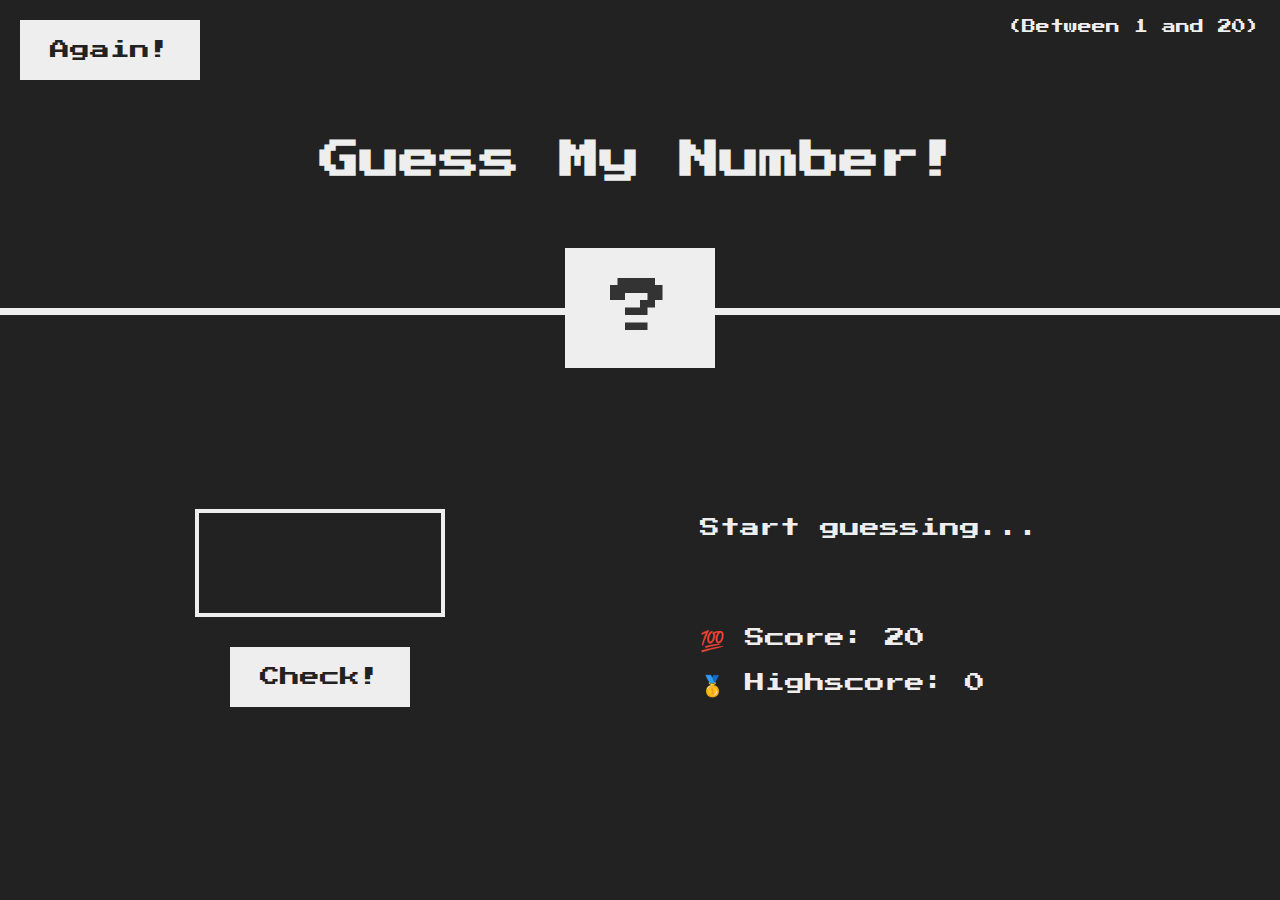
<file: 1.Guess-My-Number/index.html>
<!DOCTYPE html>
<html lang="en">
  <head>
    <meta charset="UTF-8" />
    <meta name="viewport" content="width=device-width, initial-scale=1.0" />
    <meta http-equiv="X-UA-Compatible" content="ie=edge" />
    <link rel="stylesheet" href="style.css" />
    <title>Guess My Number!</title>
  </head>
  <body>
    <header>
      <h1>Guess My Number!</h1>
      <p class="between">(Between 1 and 20)</p>
      <button class="btn again">Again!</button>
      <div class="number">?</div>
    </header>
    <main>
      <section class="left">
        <input type="number" class="guess" />
        <button class="btn check">Check!</button>
      </section>
      <section class="right">
        <p class="message">Start guessing...</p>
        <p class="label-score">💯 Score: <span class="score">20</span></p>
        <p class="label-highscore">
          🥇 Highscore: <span class="highscore">0</span>
        </p>
      </section>
    </main>
    <script src="script.js"></script>
  </body>
</html>
</file>
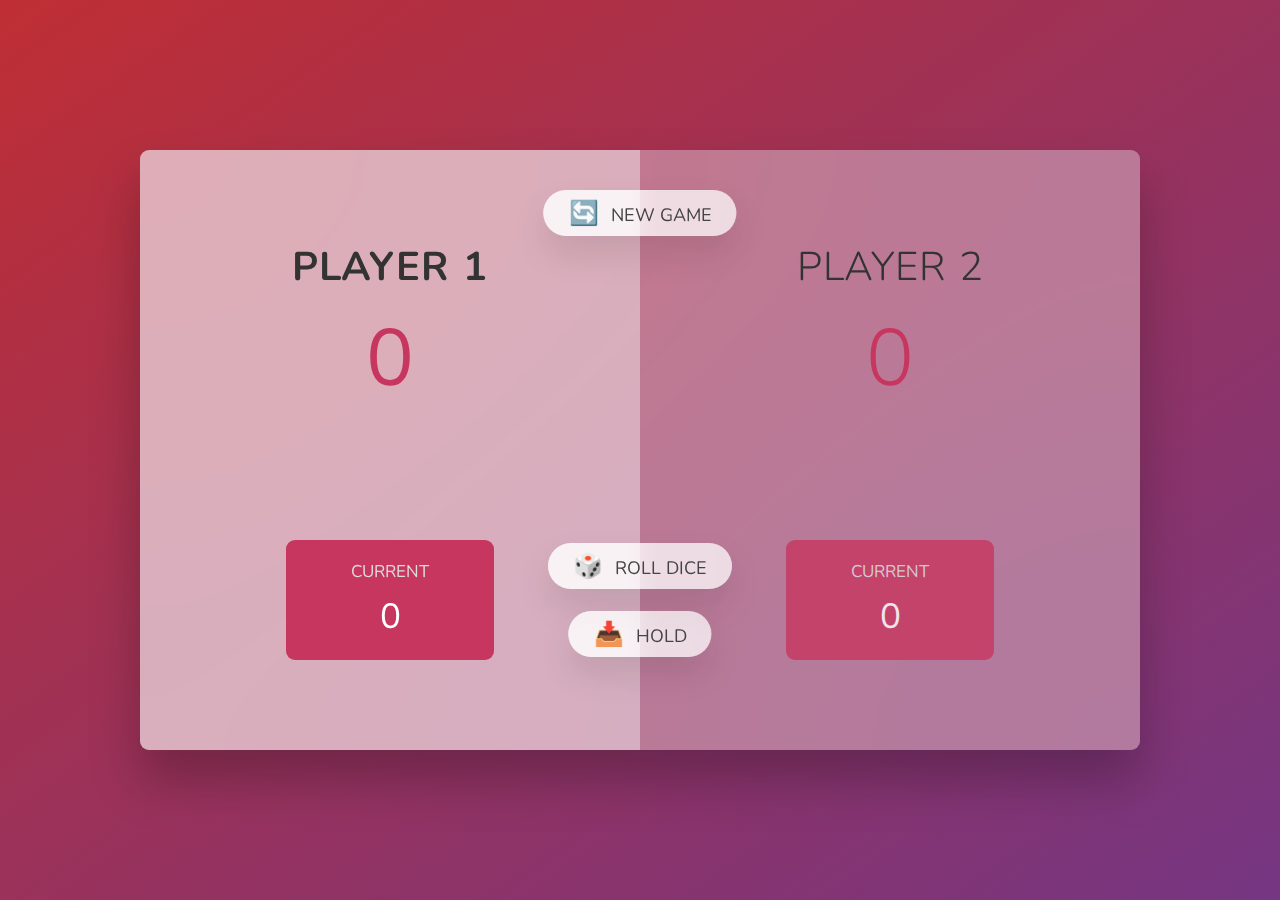
<file: 2.Pig-Game/index.html>
<!DOCTYPE html>
<html lang="en">
  <head>
    <meta charset="UTF-8" />
    <meta name="viewport" content="width=device-width, initial-scale=1.0" />
    <meta http-equiv="X-UA-Compatible" content="ie=edge" />
    <link rel="stylesheet" href="style.css" />
    <title>Pig Game</title>
  </head>
  <body>
    <main>
      <section class="player player--0 player--active">
        <h2 class="name" id="name--0">Player 1</h2>
        <p class="score" id="score--0">43</p>
        <div class="current">
          <p class="current-label">Current</p>
          <p class="current-score" id="current--0">0</p>
        </div>
      </section>
      <section class="player player--1">
        <h2 class="name" id="name--1">Player 2</h2>
        <p class="score" id="score--1">24</p>
        <div class="current">
          <p class="current-label">Current</p>
          <p class="current-score" id="current--1">0</p>
        </div>
      </section>

      <img src="dice-5.png" alt="Playing dice" class="dice" />
      <button class="btn btn--new">🔄 New game</button>
      <button class="btn btn--roll">🎲 Roll dice</button>
      <button class="btn btn--hold">📥 Hold</button>
    </main>
    <script src="script.js"></script>
  </body>
</html>
</file>
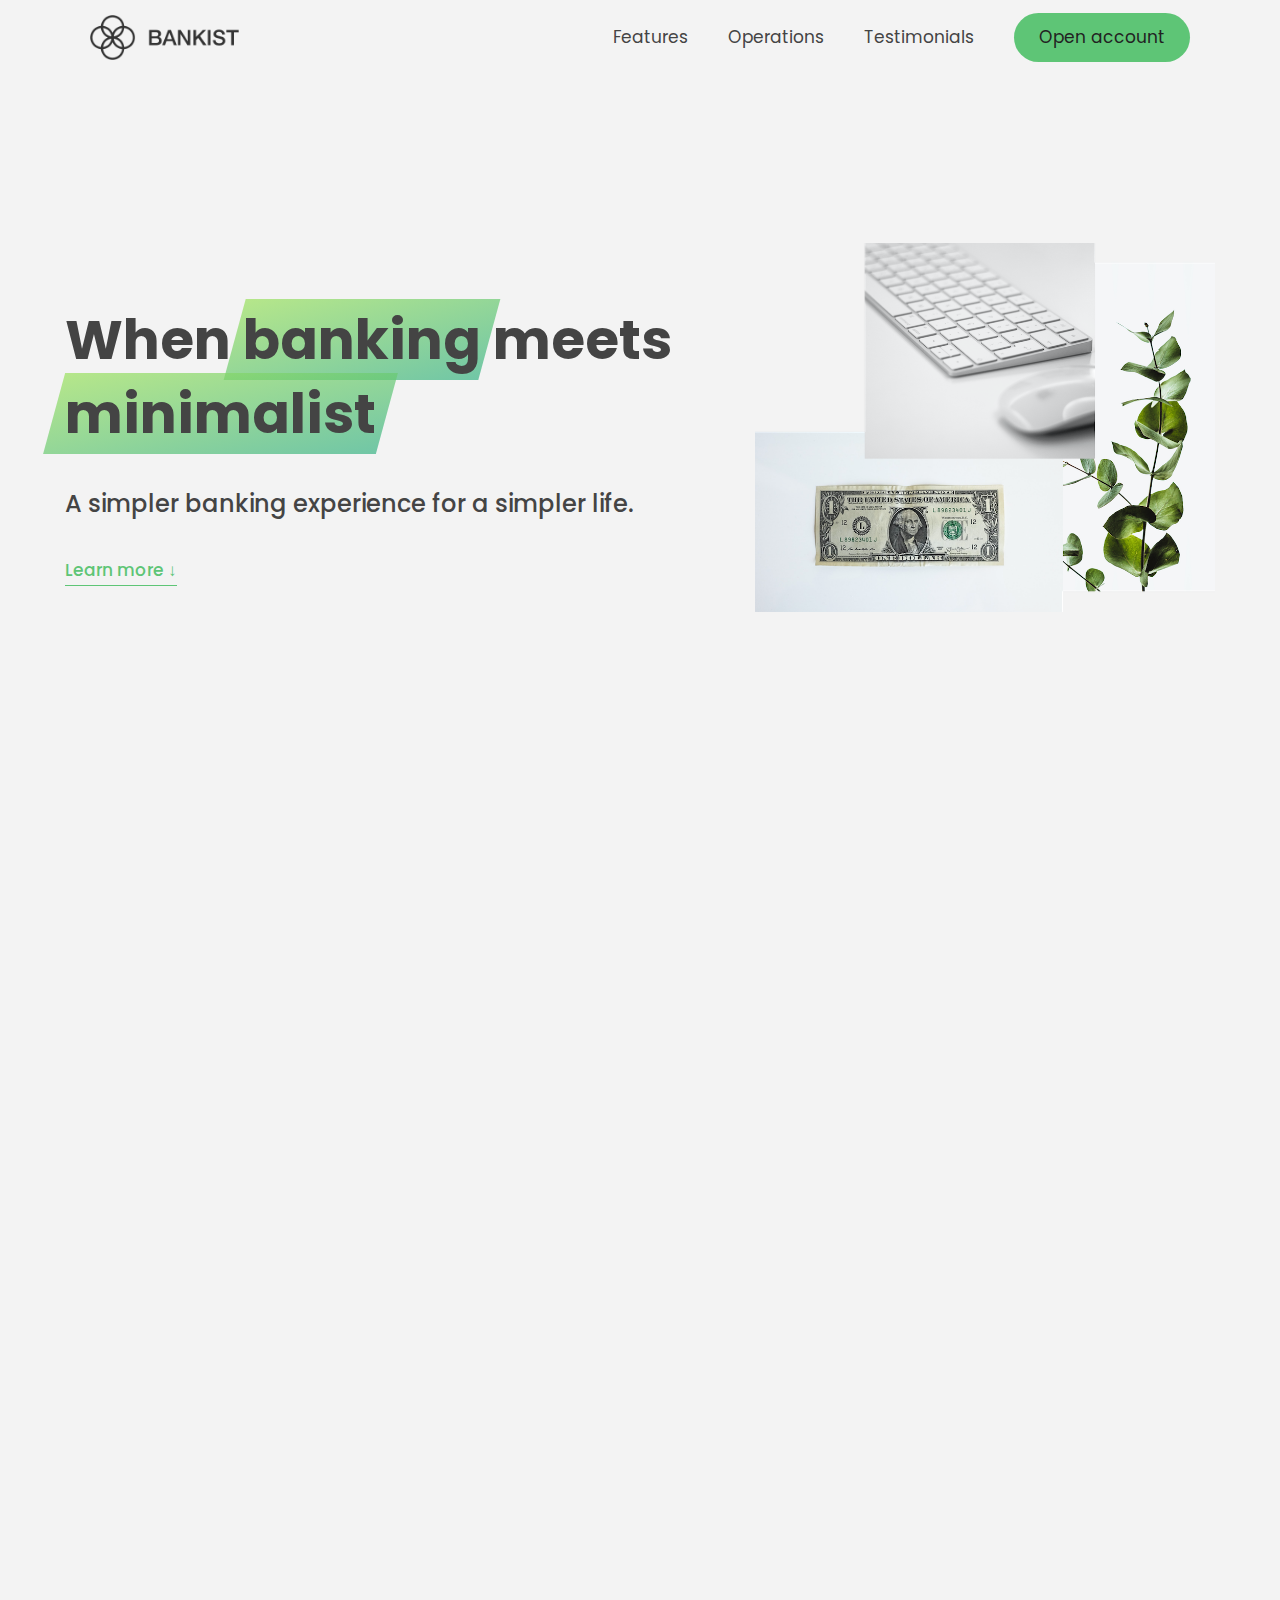
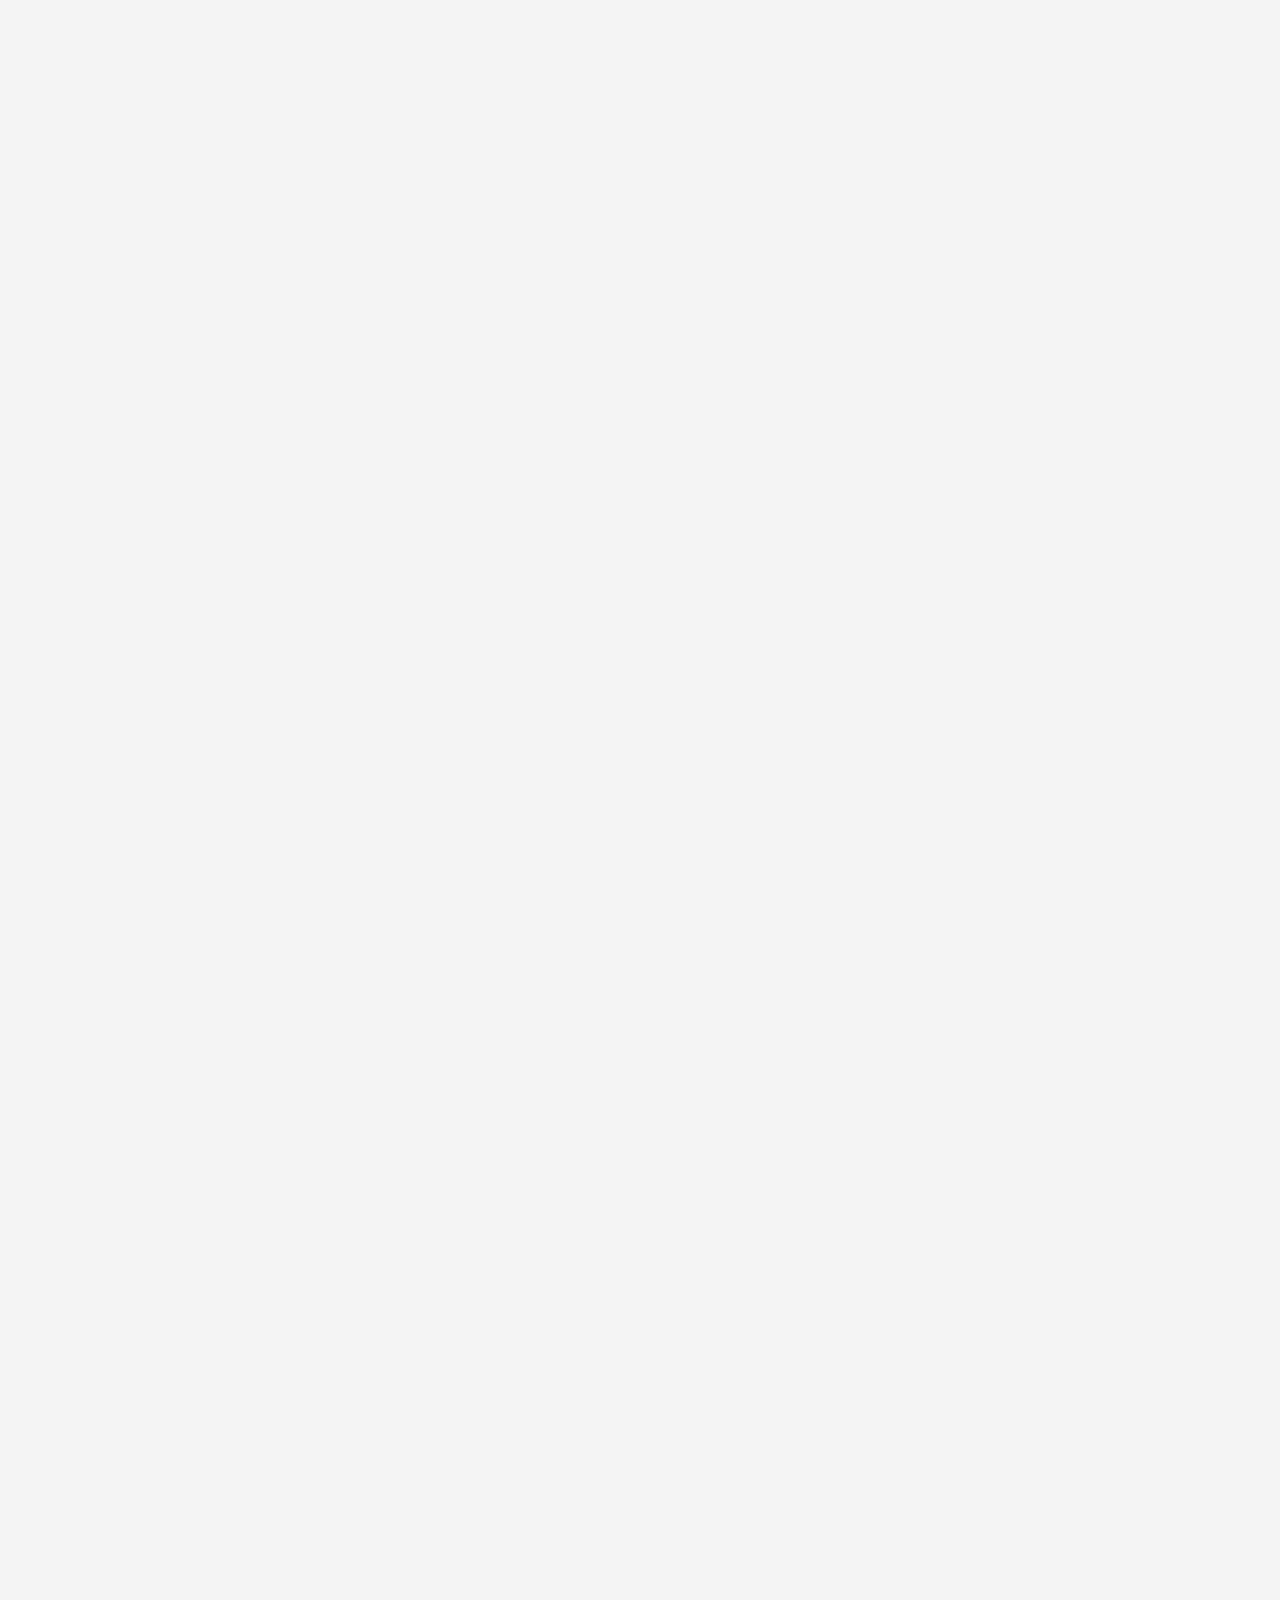
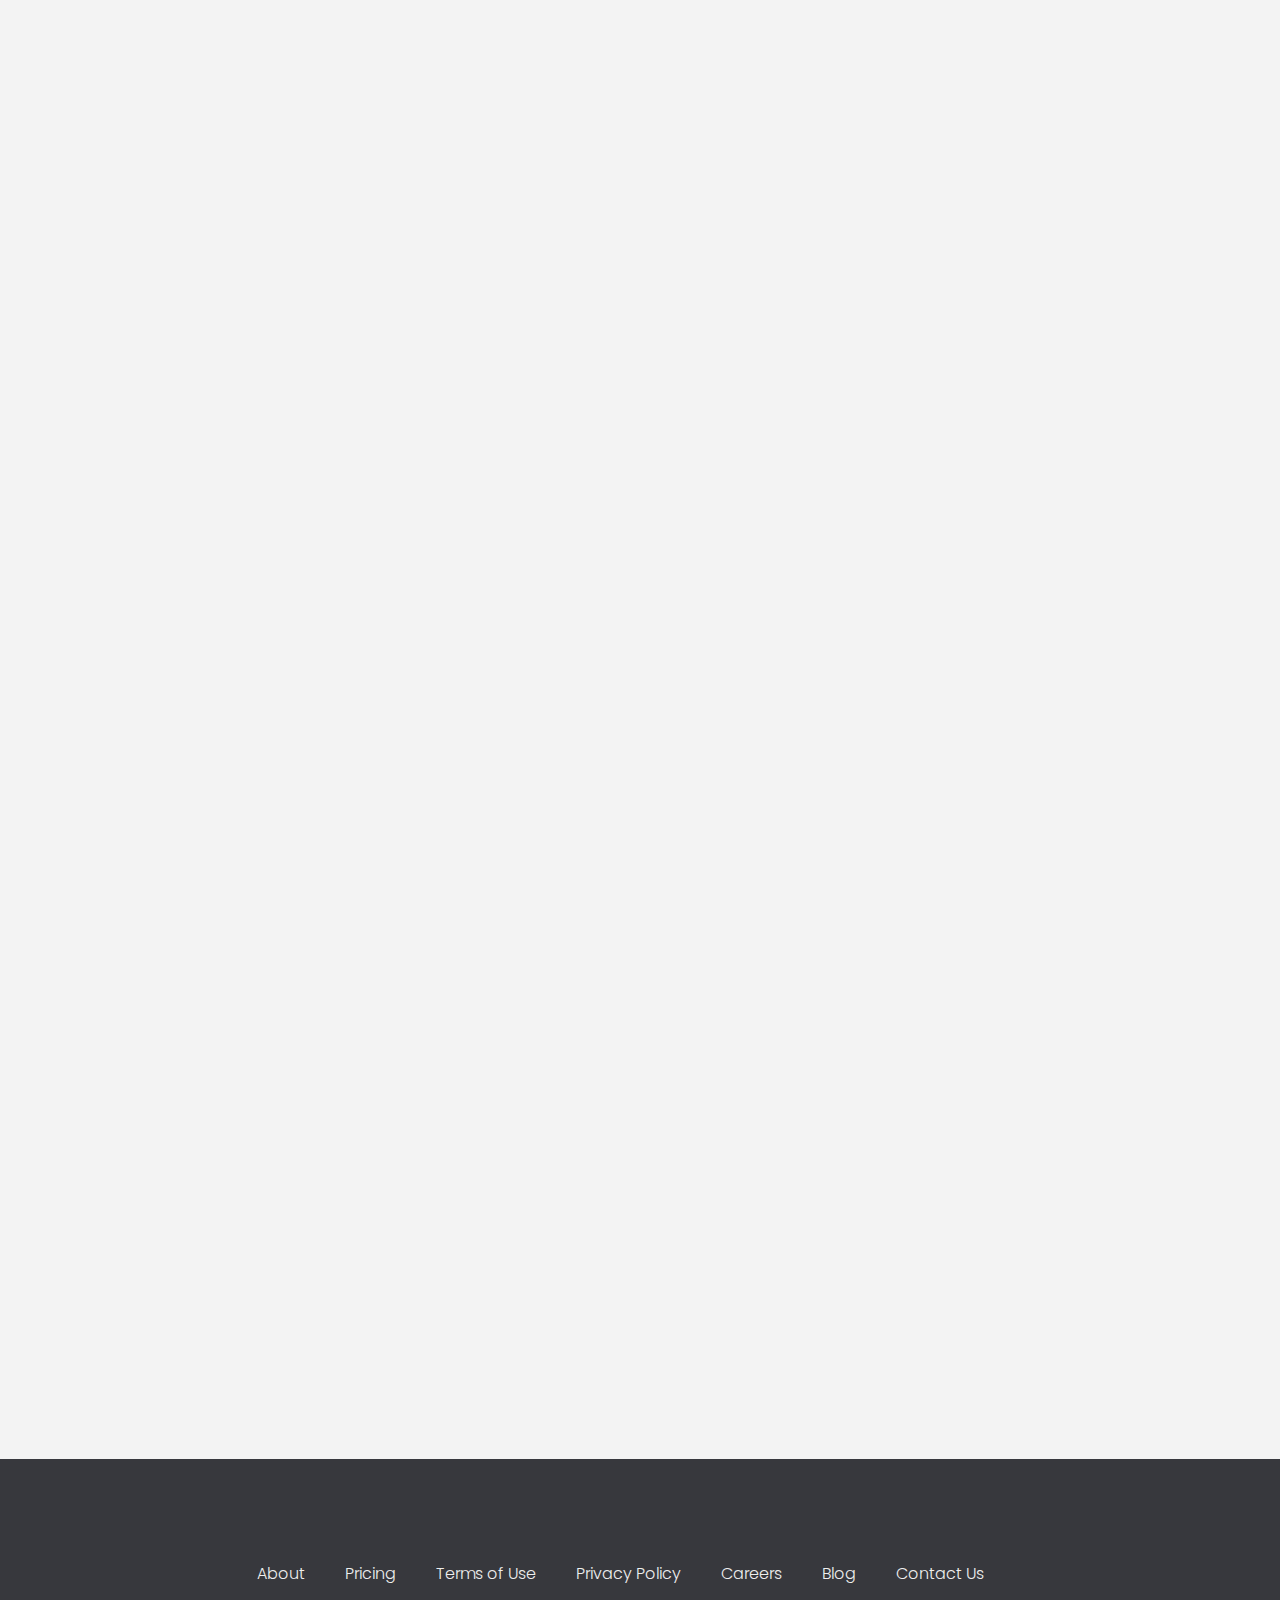
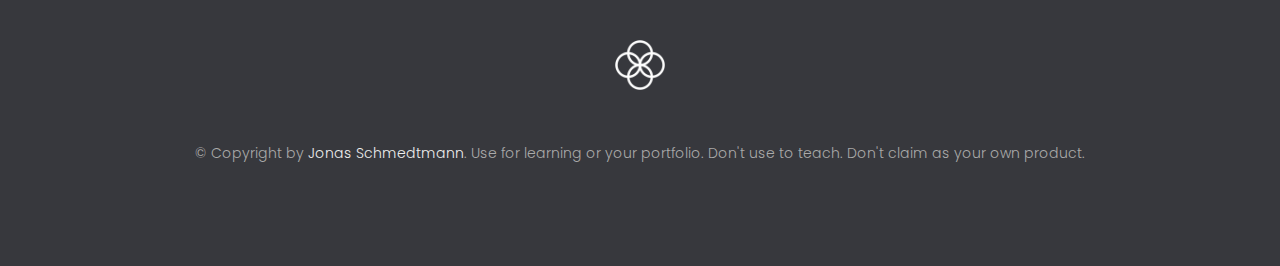
<file: 4.Bankist/index.html>
<!DOCTYPE html>
<html lang="en">
  <head>
    <meta charset="UTF-8" />
    <meta name="viewport" content="width=device-width, initial-scale=1.0" />
    <meta http-equiv="X-UA-Compatible" content="ie=edge" />
    <link rel="shortcut icon" type="image/png" href="img/icon.png" />

    <link
      href="https://fonts.googleapis.com/css?family=Poppins:300,400,500,600&display=swap"
      rel="stylesheet"
    />
    <link rel="stylesheet" href="style.css" />
    <title>Bankist | When Banking meets Minimalist</title>

    <script defer src="script.js"></script>
  </head>
  <body>
    <header class="header">
      <nav class="nav">
        <img
          src="img/logo.png"
          alt="Bankist logo"
          class="nav__logo"
          id="logo"
          designer = "Mirela"
          data-version-number = "3.0"
        />
        <ul class="nav__links">
          <li class="nav__item">
            <a class="nav__link" href="#section--1">Features</a>
          </li>
          <li class="nav__item">
            <a class="nav__link" href="#section--2">Operations</a>
          </li>
          <li class="nav__item">
            <a class="nav__link" href="#section--3">Testimonials</a>
          </li>
          <li class="nav__item">
            <a class="nav__link nav__link--btn btn--show-modal" href="#"
              >Open account</a
            >
          </li>
        </ul>
      </nav>

      <div class="header__title">
        <h1>
          When
          <!-- Green highlight effect -->
          <span class="highlight">banking</span>
          meets<br />
          <span class="highlight">minimalist</span>
        </h1>
        <h4>A simpler banking experience for a simpler life.</h4>
        <button class="btn--text btn--scroll-to">Learn more &DownArrow;</button>
        <img
          src="img/hero.png"
          class="header__img"
          alt="Minimalist bank items"
        />
      </div>
    </header>

    <section class="section section--hidden" id="section--1">
      <div class="section__title">
        <h2 class="section__description">Features</h2>
        <h3 class="section__header">
          Everything you need in a modern bank and more.
        </h3>
      </div>

      <div class="features">
        <img
          src="img/digital-lazy.jpg"
          data-src="img/digital.jpg"
          alt="Computer"
          class="features__img lazy-img"
        />
        <div class="features__feature">
          <div class="features__icon">
            <svg>
              <use xlink:href="img/icons.svg#icon-monitor"></use>
            </svg>
          </div>
          <h5 class="features__header">100% digital bank</h5>
          <p>
            Lorem ipsum dolor sit amet consectetur adipisicing elit. Unde alias
            sint quos? Accusantium a fugiat porro reiciendis saepe quibusdam
            debitis ducimus.
          </p>
        </div>

        <div class="features__feature">
          <div class="features__icon">
            <svg>
              <use xlink:href="img/icons.svg#icon-trending-up"></use>
            </svg>
          </div>
          <h5 class="features__header">Watch your money grow</h5>
          <p>
            Nesciunt quos autem dolorum voluptates cum dolores dicta fuga
            inventore ab? Nulla incidunt eius numquam sequi iste pariatur
            quibusdam!
          </p>
        </div>
        <img
          src="img/grow-lazy.jpg"
          data-src="img/grow.jpg"
          alt="Plant"
          class="features__img lazy-img"
        />

        <img
          src="img/card-lazy.jpg"
          data-src="img/card.jpg"
          alt="Credit card"
          class="features__img lazy-img"
        />
        <div class="features__feature">
          <div class="features__icon">
            <svg>
              <use xlink:href="img/icons.svg#icon-credit-card"></use>
            </svg>
          </div>
          <h5 class="features__header">Free debit card included</h5>
          <p>
            Quasi, fugit in cumque cupiditate reprehenderit debitis animi enim
            eveniet consequatur odit quam quos possimus assumenda dicta fuga
            inventore ab.
          </p>
        </div>
      </div>
    </section>

    <section class="section section--hidden" id="section--2">
      <div class="section__title">
        <h2 class="section__description">Operations</h2>
        <h3 class="section__header">
          Everything as simple as possible, but no simpler.
        </h3>
      </div>

      <div class="operations">
        <div class="operations__tab-container">
          <button
            class="btn operations__tab operations__tab--1 operations__tab--active"
            data-tab="1"
          >
            <span>01</span>Instant Transfers
          </button>
          <button class="btn operations__tab operations__tab--2" data-tab="2">
            <span>02</span>Instant Loans
          </button>
          <button class="btn operations__tab operations__tab--3" data-tab="3">
            <span>03</span>Instant Closing
          </button>
        </div>
        <div
          class="operations__content operations__content--1 operations__content--active"
        >
          <div class="operations__icon operations__icon--1">
            <svg>
              <use xlink:href="img/icons.svg#icon-upload"></use>
            </svg>
          </div>
          <h5 class="operations__header">
            Tranfser money to anyone, instantly! No fees, no BS.
          </h5>
          <p>
            Lorem ipsum dolor sit amet, consectetur adipisicing elit, sed do
            eiusmod tempor incididunt ut labore et dolore magna aliqua. Ut enim
            ad minim veniam, quis nostrud exercitation ullamco laboris nisi ut
            aliquip ex ea commodo consequat.
          </p>
        </div>

        <div class="operations__content operations__content--2">
          <div class="operations__icon operations__icon--2">
            <svg>
              <use xlink:href="img/icons.svg#icon-home"></use>
            </svg>
          </div>
          <h5 class="operations__header">
            Buy a home or make your dreams come true, with instant loans.
          </h5>
          <p>
            Duis aute irure dolor in reprehenderit in voluptate velit esse
            cillum dolore eu fugiat nulla pariatur. Excepteur sint occaecat
            cupidatat non proident, sunt in culpa qui officia deserunt mollit
            anim id est laborum.
          </p>
        </div>
        <div class="operations__content operations__content--3">
          <div class="operations__icon operations__icon--3">
            <svg>
              <use xlink:href="img/icons.svg#icon-user-x"></use>
            </svg>
          </div>
          <h5 class="operations__header">
            No longer need your account? No problem! Close it instantly.
          </h5>
          <p>
            Excepteur sint occaecat cupidatat non proident, sunt in culpa qui
            officia deserunt mollit anim id est laborum. Ut enim ad minim
            veniam, quis nostrud exercitation ullamco laboris nisi ut aliquip ex
            ea commodo consequat.
          </p>
        </div>
      </div>
    </section>

    <section class="section section--hidden" id="section--3">
      <div class="section__title section__title--testimonials">
        <h2 class="section__description">Not sure yet?</h2>
        <h3 class="section__header">
          Millions of Bankists are already making their lifes simpler.
        </h3>
      </div>

      <div class="slider">
        <div class="slide slide--0">
          <div class="testimonial">
            <h5 class="testimonial__header">Best financial decision ever!</h5>
            <blockquote class="testimonial__text">
              Lorem ipsum dolor sit, amet consectetur adipisicing elit.
              Accusantium quas quisquam non? Quas voluptate nulla minima
              deleniti optio ullam nesciunt, numquam corporis et asperiores
              laboriosam sunt, praesentium suscipit blanditiis. Necessitatibus
              id alias reiciendis, perferendis facere pariatur dolore veniam
              autem esse non voluptatem saepe provident nihil molestiae.
            </blockquote>
            <address class="testimonial__author">
              <img src="img/user-1.jpg" alt="" class="testimonial__photo" />
              <h6 class="testimonial__name">Aarav Lynn</h6>
              <p class="testimonial__location">San Francisco, USA</p>
            </address>
          </div>
        </div>

        <div class="slide slide--1">
          <div class="testimonial">
            <h5 class="testimonial__header">
              The last step to becoming a complete minimalist
            </h5>
            <blockquote class="testimonial__text">
              Quisquam itaque deserunt ullam, quia ea repellendus provident,
              ducimus neque ipsam modi voluptatibus doloremque, corrupti
              laborum. Incidunt numquam perferendis veritatis neque repellendus.
              Lorem, ipsum dolor sit amet consectetur adipisicing elit. Illo
              deserunt exercitationem deleniti.
            </blockquote>
            <address class="testimonial__author">
              <img src="img/user-2.jpg" alt="" class="testimonial__photo" />
              <h6 class="testimonial__name">Miyah Miles</h6>
              <p class="testimonial__location">London, UK</p>
            </address>
          </div>
        </div>

        <div class="slide slide--2">
          <div class="testimonial">
            <h5 class="testimonial__header">
              Finally free from old-school banks
            </h5>
            <blockquote class="testimonial__text">
              Debitis, nihil sit minus suscipit magni aperiam vel tenetur
              incidunt commodi architecto numquam omnis nulla autem,
              necessitatibus blanditiis modi similique quidem. Odio aliquam
              culpa dicta beatae quod maiores ipsa minus consequatur error sunt,
              deleniti saepe aliquid quos inventore sequi. Necessitatibus id
              alias reiciendis, perferendis facere.
            </blockquote>
            <address class="testimonial__author">
              <img src="img/user-3.jpg" alt="" class="testimonial__photo" />
              <h6 class="testimonial__name">Francisco Gomes</h6>
              <p class="testimonial__location">Lisbon, Portugal</p>
            </address>
          </div>
        </div>

        <button class="slider__btn slider__btn--left">&larr;</button>
        <button class="slider__btn slider__btn--right">&rarr;</button>
        <div class="dots"></div>
      </div>
    </section>

    <section class="section section--sign-up section--hidden">
      <div class="section__title">
        <h3 class="section__header">
          The best day to join Bankist was one year ago. The second best is
          today!
        </h3>
      </div>
      <button class="btn btn--show-modal">Open your free account today!</button>
    </section>

    <footer class="footer">
      <ul class="footer__nav">
        <li class="footer__item">
          <a class="footer__link" href="#">About</a>
        </li>
        <li class="footer__item">
          <a class="footer__link" href="#">Pricing</a>
        </li>
        <li class="footer__item">
          <a class="footer__link" href="#">Terms of Use</a>
        </li>
        <li class="footer__item">
          <a class="footer__link" href="#">Privacy Policy</a>
        </li>
        <li class="footer__item">
          <a class="footer__link" href="#">Careers</a>
        </li>
        <li class="footer__item">
          <a class="footer__link" href="#">Blog</a>
        </li>
        <li class="footer__item">
          <a class="footer__link" href="#">Contact Us</a>
        </li>
      </ul>
      <img src="img/icon.png" alt="Logo" class="footer__logo" />
      <p class="footer__copyright">
        &copy; Copyright by
        <a
          class="footer__link twitter-link"
          target="_blank"
          href="https://twitter.com/jonasschmedtman"
          >Jonas Schmedtmann</a
        >. Use for learning or your portfolio. Don't use to teach. Don't claim
        as your own product.
      </p>
    </footer>

    <div class="modal hidden">
      <button class="btn--close-modal">&times;</button>
      <h2 class="modal__header">
        Open your bank account <br />
        in just <span class="highlight">5 minutes</span>
      </h2>
      <form class="modal__form">
        <label>First Name</label>
        <input type="text" />
        <label>Last Name</label>
        <input type="text" />
        <label>Email Address</label>
        <input type="email" />
        <button class="btn">Next step &rarr;</button>
      </form>
    </div>
    <div class="overlay hidden"></div>
  </body> 
</html>
</file>
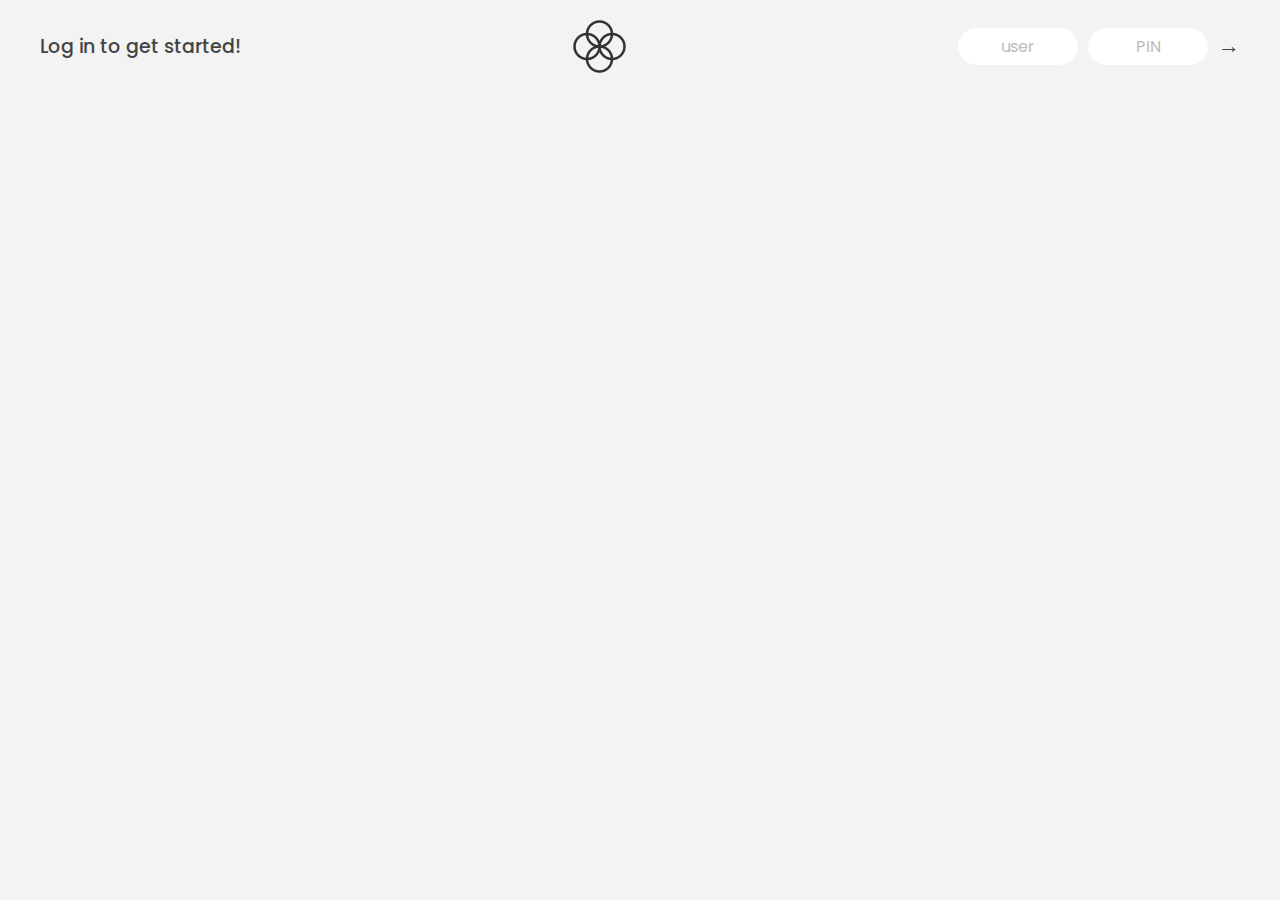
<file: 5.Bankist-Pt2/index.html>
<!DOCTYPE html>
<html lang="en">
  <head>
    <meta charset="UTF-8" />
    <meta name="viewport" content="width=device-width, initial-scale=1.0" />
    <meta http-equiv="X-UA-Compatible" content="ie=edge" />
    <link rel="shortcut icon" type="image/png" href="icon.png" />

    <link
      href="https://fonts.googleapis.com/css?family=Poppins:400,500,600&display=swap"
      rel="stylesheet"
    />

    <link rel="stylesheet" href="style.css" />
    <title>Bankist</title>
  </head>
  <body>
    <!-- TOP NAVIGATION -->
    <nav>
      <p class="welcome">Log in to get started!</p>
      <img src="logo.png" alt="Logo" class="logo" />
      <form class="login">
        <input
          type="text"
          placeholder="user"
          class="login__input login__input--user"
        />
        <!-- In practice, use type="password" -->
        <input
          type="password"
          placeholder="PIN"
          maxlength="4"
          class="login__input login__input--pin"
        />
        <button class="login__btn">&rarr;</button>
      </form>
    </nav>

    <main class="app">
      <!-- BALANCE -->
      <div class="balance">
        <div>
          <p class="balance__label">Current balance</p>
          <p class="balance__date">
            As of <span class="date">05/03/2037</span>
          </p>
        </div>
        <p class="balance__value">0000€</p>
      </div>

      <!-- MOVEMENTS -->
      <div class="movements">
        <div class="movements__row">
          <div class="movements__type movements__type--deposit">2 deposit</div>
          <div class="movements__date">3 days ago</div>
          <div class="movements__value">4 000€</div>
        </div>
        <div class="movements__row">
          <div class="movements__type movements__type--withdrawal">
            1 withdrawal
          </div>
          <div class="movements__date">24/01/2037</div>
          <div class="movements__value">-378€</div>
        </div>
      </div>

      <!-- SUMMARY -->
      <div class="summary">
        <p class="summary__label">In</p>
        <p class="summary__value summary__value--in">0000€</p>
        <p class="summary__label">Out</p>
        <p class="summary__value summary__value--out">0000€</p>
        <p class="summary__label">Interest</p>
        <p class="summary__value summary__value--interest">0000€</p>
        <button class="btn--sort">&downarrow; SORT</button>
      </div>

      <!-- OPERATION: TRANSFERS -->
      <div class="operation operation--transfer">
        <h2>Transfer money</h2>
        <form class="form form--transfer">
          <input type="text" class="form__input form__input--to" />
          <input type="number" class="form__input form__input--amount" />
          <button class="form__btn form__btn--transfer">&rarr;</button>
          <label class="form__label">Transfer to</label>
          <label class="form__label">Amount</label>
        </form>
      </div>

      <!-- OPERATION: LOAN -->
      <div class="operation operation--loan">
        <h2>Request loan</h2>
        <form class="form form--loan">
          <input type="number" class="form__input form__input--loan-amount" />
          <button class="form__btn form__btn--loan">&rarr;</button>
          <label class="form__label form__label--loan">Amount</label>
        </form>
      </div>

      <!-- OPERATION: CLOSE -->
      <div class="operation operation--close">
        <h2>Close account</h2>
        <form class="form form--close">
          <input type="text" class="form__input form__input--user" />
          <input
            type="password"
            maxlength="6"
            class="form__input form__input--pin"
          />
          <button class="form__btn form__btn--close">&rarr;</button>
          <label class="form__label">Confirm user</label>
          <label class="form__label">Confirm PIN</label>
        </form>
      </div>

      <!-- LOGOUT TIMER -->
      <p class="logout-timer">
        You will be logged out in <span class="timer">05:00</span>
      </p>
    </main>

    <!-- <footer>
      &copy; by Jonas Schmedtmann. Don't claim as your own :)
    </footer> -->

    <script src="script.js"></script>
  </body>
</html>
</file>
<file: 1.Guess-My-Number/style.css>
@import url('https://fonts.googleapis.com/css?family=Press+Start+2P&display=swap');

* {
  margin: 0;
  padding: 0;
  box-sizing: inherit;
}

html {
  font-size: 62.5%;
  box-sizing: border-box;
}

body {
  font-family: 'Press Start 2P', sans-serif;
  color: #eee;
  background-color: #222;
  /* background-color: #60b347; */
}

/* LAYOUT */
header {
  position: relative;
  height: 35vh;
  border-bottom: 7px solid #eee;
}

main {
  height: 65vh;
  color: #eee;
  display: flex;
  align-items: center;
  justify-content: space-around;
}

.left {
  width: 52rem;
  display: flex;
  flex-direction: column;
  align-items: center;
}

.right {
  width: 52rem;
  font-size: 2rem;
}

/* ELEMENTS STYLE */
h1 {
  font-size: 4rem;
  text-align: center;
  position: absolute;
  width: 100%;
  top: 52%;
  left: 50%;
  transform: translate(-50%, -50%);
}

.number {
  background: #eee;
  color: #333;
  font-size: 6rem;
  width: 15rem;
  padding: 3rem 0rem;
  text-align: center;
  position: absolute;
  bottom: 0;
  left: 50%;
  transform: translate(-50%, 50%);
}

.between {
  font-size: 1.4rem;
  position: absolute;
  top: 2rem;
  right: 2rem;
}

.again {
  position: absolute;
  top: 2rem;
  left: 2rem;
}

.guess {
  background: none;
  border: 4px solid #eee;
  font-family: inherit;
  color: inherit;
  font-size: 5rem;
  padding: 2.5rem;
  width: 25rem;
  text-align: center;
  display: block;
  margin-bottom: 3rem;
}

.btn {
  border: none;
  background-color: #eee;
  color: #222;
  font-size: 2rem;
  font-family: inherit;
  padding: 2rem 3rem;
  cursor: pointer;
}

.btn:hover {
  background-color: #ccc;
}

.message {
  margin-bottom: 8rem;
  height: 3rem;
}

.label-score {
  margin-bottom: 2rem;
}
</file>
<file: 2.Pig-Game/style.css>
@import url('https://fonts.googleapis.com/css2?family=Nunito&display=swap');

* {
  margin: 0;
  padding: 0;
  box-sizing: inherit;
}

html {
  font-size: 62.5%;
  box-sizing: border-box;
}

body {
  font-family: 'Nunito', sans-serif;
  font-weight: 400;
  height: 100vh;
  color: #333;
  background-image: linear-gradient(to top left, #753682 0%, #bf2e34 100%);
  display: flex;
  align-items: center;
  justify-content: center;
}

/* LAYOUT */
main {
  position: relative;
  width: 100rem;
  height: 60rem;
  background-color: rgba(255, 255, 255, 0.35);
  backdrop-filter: blur(200px);
  filter: blur();
  box-shadow: 0 3rem 5rem rgba(0, 0, 0, 0.25);
  border-radius: 9px;
  overflow: hidden;
  display: flex;
}

.player {
  flex: 50%;
  padding: 9rem;
  display: flex;
  flex-direction: column;
  align-items: center;
  transition: all 0.75s;
}

/* ELEMENTS */
.name {
  position: relative;
  font-size: 4rem;
  text-transform: uppercase;
  letter-spacing: 1px;
  word-spacing: 2px;
  font-weight: 300;
  margin-bottom: 1rem;
}

.score {
  font-size: 8rem;
  font-weight: 300;
  color: #c7365f;
  margin-bottom: auto;
}

.player--active {
  background-color: rgba(255, 255, 255, 0.4);
}
.player--active .name {
  font-weight: 700;
}
.player--active .score {
  font-weight: 400;
}

.player--active .current {
  opacity: 1;
}

.current {
  background-color: #c7365f;
  opacity: 0.8;
  border-radius: 9px;
  color: #fff;
  width: 65%;
  padding: 2rem;
  text-align: center;
  transition: all 0.75s;
}

.current-label {
  text-transform: uppercase;
  margin-bottom: 1rem;
  font-size: 1.7rem;
  color: #ddd;
}

.current-score {
  font-size: 3.5rem;
}

/* ABSOLUTE POSITIONED ELEMENTS */
.btn {
  position: absolute;
  left: 50%;
  transform: translateX(-50%);
  color: #444;
  background: none;
  border: none;
  font-family: inherit;
  font-size: 1.8rem;
  text-transform: uppercase;
  cursor: pointer;
  font-weight: 400;
  transition: all 0.2s;

  background-color: white;
  background-color: rgba(255, 255, 255, 0.6);
  backdrop-filter: blur(10px);

  padding: 0.7rem 2.5rem;
  border-radius: 50rem;
  box-shadow: 0 1.75rem 3.5rem rgba(0, 0, 0, 0.1);
}

.btn::first-letter {
  font-size: 2.4rem;
  display: inline-block;
  margin-right: 0.7rem;
}

.btn--new {
  top: 4rem;
}
.btn--roll {
  top: 39.3rem;
}
.btn--hold {
  top: 46.1rem;
}

.btn:active {
  transform: translate(-50%, 3px);
  box-shadow: 0 1rem 2rem rgba(0, 0, 0, 0.15);
}

.btn:focus {
  outline: none;
}

.dice {
  position: absolute;
  left: 50%;
  top: 16.5rem;
  transform: translateX(-50%);
  height: 10rem;
  box-shadow: 0 2rem 5rem rgba(0, 0, 0, 0.2);
}

.player--winner {
  background-color: #08d13a;
}

.player--winner .name {
  font-weight: 700;
  color: #c7365f;
}

.hidden {
  display: none;
}
</file>
<file: 4.Bankist/style.css>
/* The page is NOT responsive. You can implement responsiveness yourself if you wanna have some fun 😃 */

:root {
  --color-primary: #5ec576;
  --color-secondary: #ffcb03;
  --color-tertiary: #ff585f;
  --color-primary-darker: #4bbb7d;
  --color-secondary-darker: #ffbb00;
  --color-tertiary-darker: #fd424b;
  --color-primary-opacity: #5ec5763a;
  --color-secondary-opacity: #ffcd0331;
  --color-tertiary-opacity: #ff58602d;
  --gradient-primary: linear-gradient(to top left, #39b385, #9be15d);
  --gradient-secondary: linear-gradient(to top left, #be1624, #ffcb03);
}

* {
  margin: 0;
  padding: 0;
  box-sizing: inherit;
}

html {
  font-size: 62.5%;
  box-sizing: border-box;
}

body {
  font-family: 'Poppins', sans-serif;
  font-weight: 300;
  color: #444;
  line-height: 1.9;
  background-color: #f3f3f3;
}

/* GENERAL ELEMENTS */
.section {
  padding: 15rem 3rem;
  border-top: 1px solid #ddd;

  transition: transform 1s, opacity 1s;
}

.section--hidden {
  opacity: 0;
  transform: translateY(8rem);
}

.section__title {
  max-width: 80rem;
  margin: 0 auto 8rem auto;
}

.section__description {
  font-size: 1.8rem;
  font-weight: 600;
  text-transform: uppercase;
  color: var(--color-primary);
  margin-bottom: 1rem;
}

.section__header {
  font-size: 4rem;
  line-height: 1.3;
  font-weight: 500;
}

.btn {
  display: inline-block;
  background-color: var(--color-primary);
  font-size: 1.6rem;
  font-family: inherit;
  font-weight: 500;
  border: none;
  padding: 1.25rem 4.5rem;
  border-radius: 10rem;
  cursor: pointer;
  transition: all 0.3s;
}

.btn:hover {
  background-color: var(--color-primary-darker);
}

.btn--text {
  display: inline-block;
  background: none;
  font-size: 1.7rem;
  font-family: inherit;
  font-weight: 500;
  color: var(--color-primary);
  border: none;
  border-bottom: 1px solid currentColor;
  padding-bottom: 2px;
  cursor: pointer;
  transition: all 0.3s;
}

p {
  color: #666;
}

/* This is BAD for accessibility! Don't do in the real world! */
button:focus {
  outline: none;
}

img {
  transition: filter 0.5s;
}

.lazy-img {
  filter: blur(20px);
}

/* NAVIGATION */
.nav {
  display: flex;
  justify-content: space-between;
  align-items: center;
  height: 7.5rem;
  width: 100%;
  padding: 0 6rem;
  z-index: 100;
}

/* nav and stickly class at the same time */
.nav.sticky {
  position: fixed;
  background-color: rgba(255, 255, 255, 0.95);
}

.nav__logo {
  height: 4.5rem;
  transition: all 0.3s;
}

.nav__links {
  display: flex;
  align-items: center;
  list-style: none;
}

.nav__item {
  margin-left: 4rem;
}

.nav__link:link,
.nav__link:visited {
  font-size: 1.7rem;
  font-weight: 400;
  color: inherit;
  text-decoration: none;
  display: block;
  transition: all 0.3s;
}

.nav__link--btn:link,
.nav__link--btn:visited {
  padding: 0.8rem 2.5rem;
  border-radius: 3rem;
  background-color: var(--color-primary);
  color: #222;
}

.nav__link--btn:hover,
.nav__link--btn:active {
  color: inherit;
  background-color: var(--color-primary-darker);
  color: #333;
}

/* HEADER */
.header {
  padding: 0 3rem;
  height: 100vh;
  display: flex;
  flex-direction: column;
  align-items: center;
}

.header__title {
  flex: 1;

  max-width: 115rem;
  display: grid;
  grid-template-columns: 3fr 2fr;
  row-gap: 3rem;
  align-content: center;
  justify-content: center;

  align-items: start;
  justify-items: start;
}

h1 {
  font-size: 5.5rem;
  line-height: 1.35;
}

h4 {
  font-size: 2.4rem;
  font-weight: 500;
}

.header__img {
  width: 100%;
  grid-column: 2 / 3;
  grid-row: 1 / span 4;
  transform: translateY(-6rem);
}

.highlight {
  position: relative;
}

.highlight::after {
  display: block;
  content: '';
  position: absolute;
  bottom: 0;
  left: 0;
  height: 100%;
  width: 100%;
  z-index: -1;
  opacity: 0.7;
  transform: scale(1.07, 1.05) skewX(-15deg);
  background-image: var(--gradient-primary);
}

/* FEATURES */
.features {
  display: grid;
  grid-template-columns: 1fr 1fr;
  gap: 4rem;
  margin: 0 12rem;
}

.features__img {
  width: 100%;
}

.features__feature {
  align-self: center;
  justify-self: center;
  width: 70%;
  font-size: 1.5rem;
}

.features__icon {
  display: flex;
  align-items: center;
  justify-content: center;
  background-color: var(--color-primary-opacity);
  height: 5.5rem;
  width: 5.5rem;
  border-radius: 50%;
  margin-bottom: 2rem;
}

.features__icon svg {
  height: 2.5rem;
  width: 2.5rem;
  fill: var(--color-primary);
}

.features__header {
  font-size: 2rem;
  margin-bottom: 1rem;
}

/* OPERATIONS */
.operations {
  max-width: 100rem;
  margin: 12rem auto 0 auto;

  background-color: #fff;
}

.operations__tab-container {
  display: flex;
  justify-content: center;
}

.operations__tab {
  margin-right: 2.5rem;
  transform: translateY(-50%);
}

.operations__tab span {
  margin-right: 1rem;
  font-weight: 600;
  display: inline-block;
}

.operations__tab--1 {
  background-color: var(--color-secondary);
}

.operations__tab--1:hover {
  background-color: var(--color-secondary-darker);
}

.operations__tab--3 {
  background-color: var(--color-tertiary);
  margin: 0;
}

.operations__tab--3:hover {
  background-color: var(--color-tertiary-darker);
}

.operations__tab--active {
  transform: translateY(-66%);
}

.operations__content {
  display: none;

  /* JUST PRESENTATIONAL */
  font-size: 1.7rem;
  padding: 2.5rem 7rem 6.5rem 7rem;
}

.operations__content--active {
  display: grid;
  grid-template-columns: 7rem 1fr;
  column-gap: 3rem;
  row-gap: 0.5rem;
}

.operations__header {
  font-size: 2.25rem;
  font-weight: 500;
  align-self: center;
}

.operations__icon {
  display: flex;
  align-items: center;
  justify-content: center;
  height: 7rem;
  width: 7rem;
  border-radius: 50%;
}

.operations__icon svg {
  height: 2.75rem;
  width: 2.75rem;
}

.operations__content p {
  grid-column: 2;
}

.operations__icon--1 {
  background-color: var(--color-secondary-opacity);
}
.operations__icon--2 {
  background-color: var(--color-primary-opacity);
}
.operations__icon--3 {
  background-color: var(--color-tertiary-opacity);
}
.operations__icon--1 svg {
  fill: var(--color-secondary-darker);
}
.operations__icon--2 svg {
  fill: var(--color-primary);
}
.operations__icon--3 svg {
  fill: var(--color-tertiary);
}

/* SLIDER */
.slider {
  max-width: 100rem;
  height: 50rem;
  margin: 0 auto;
  position: relative;

  /* IN THE END */
  overflow: hidden;
}

.slide {
  position: absolute;
  top: 0;
  width: 100%;
  height: 50rem;

  display: flex;
  align-items: center;
  justify-content: center;

  /* THIS creates the animation! */
  transition: transform 1s;
}

.slide > img {
  /* Only for images that have different size than slide */
  width: 100%;
  height: 100%;
  object-fit: cover;
}

.slider__btn {
  position: absolute;
  top: 50%;
  z-index: 10;

  border: none;
  background: rgba(255, 255, 255, 0.7);
  font-family: inherit;
  color: #333;
  border-radius: 50%;
  height: 5.5rem;
  width: 5.5rem;
  font-size: 3.25rem;
  cursor: pointer;
}

.slider__btn--left {
  left: 6%;
  transform: translate(-50%, -50%);
}

.slider__btn--right {
  right: 6%;
  transform: translate(50%, -50%);
}

.dots {
  position: absolute;
  bottom: 5%;
  left: 50%;
  transform: translateX(-50%);
  display: flex;
}

.dots__dot {
  border: none;
  background-color: #b9b9b9;
  opacity: 0.7;
  height: 1rem;
  width: 1rem;
  border-radius: 50%;
  margin-right: 1.75rem;
  cursor: pointer;
  transition: all 0.5s;

  /* Only necessary when overlying images */
  /* box-shadow: 0 0.6rem 1.5rem rgba(0, 0, 0, 0.7); */
}

.dots__dot:last-child {
  margin: 0;
}

.dots__dot--active {
  /* background-color: #fff; */
  background-color: rgb(32, 30, 30);
  opacity: 1;
}

/* TESTIMONIALS */
.testimonial {
  width: 65%;
  position: relative;
}

.testimonial::before {
  content: '\201C';
  position: absolute;
  top: -5.7rem;
  left: -6.8rem;
  line-height: 1;
  font-size: 20rem;
  font-family: inherit;
  color: var(--color-primary);
  z-index: -1;
}

.testimonial__header {
  font-size: 2.25rem;
  font-weight: 500;
  margin-bottom: 1.5rem;
}

.testimonial__text {
  font-size: 1.7rem;
  margin-bottom: 3.5rem;
  color: #666;
}

.testimonial__author {
  margin-left: 3rem;
  font-style: normal;

  display: grid;
  grid-template-columns: 6.5rem 1fr;
  column-gap: 2rem;
}

.testimonial__photo {
  grid-row: 1 / span 2;
  width: 6.5rem;
  border-radius: 50%;
}

.testimonial__name {
  font-size: 1.7rem;
  font-weight: 500;
  align-self: end;
  margin: 0;
}

.testimonial__location {
  font-size: 1.5rem;
}

.section__title--testimonials {
  margin-bottom: 4rem;
}

/* SIGNUP */
.section--sign-up {
  background-color: #37383d;
  border-top: none;
  border-bottom: 1px solid #444;
  text-align: center;
  padding: 10rem 3rem;
}

.section--sign-up .section__header {
  color: #fff;
  text-align: center;
}

.section--sign-up .section__title {
  margin-bottom: 6rem;
}

.section--sign-up .btn {
  font-size: 1.9rem;
  padding: 2rem 5rem;
}

/* FOOTER */
.footer {
  padding: 10rem 3rem;
  background-color: #37383d;
}

.footer__nav {
  list-style: none;
  display: flex;
  justify-content: center;
  margin-bottom: 5rem;
}

.footer__item {
  margin-right: 4rem;
}

.footer__link {
  font-size: 1.6rem;
  color: #eee;
  text-decoration: none;
}

.footer__logo {
  height: 5rem;
  display: block;
  margin: 0 auto;
  margin-bottom: 5rem;
}

.footer__copyright {
  font-size: 1.4rem;
  color: #aaa;
  text-align: center;
}

.footer__copyright .footer__link {
  font-size: 1.4rem;
}

/* MODAL WINDOW */
.modal {
  position: fixed;
  top: 50%;
  left: 50%;
  transform: translate(-50%, -50%);
  max-width: 60rem;
  background-color: #f3f3f3;
  padding: 5rem 6rem;
  box-shadow: 0 4rem 6rem rgba(0, 0, 0, 0.3);
  z-index: 1000;
  transition: all 0.5s;
}

.overlay {
  position: fixed;
  top: 0;
  left: 0;
  width: 100%;
  height: 100%;
  background-color: rgba(0, 0, 0, 0.5);
  backdrop-filter: blur(4px);
  z-index: 100;
  transition: all 0.5s;
}

.modal__header {
  font-size: 3.25rem;
  margin-bottom: 4.5rem;
  line-height: 1.5;
}

.modal__form {
  margin: 0 3rem;
  display: grid;
  grid-template-columns: 1fr 2fr;
  align-items: center;
  gap: 2.5rem;
}

.modal__form label {
  font-size: 1.7rem;
  font-weight: 500;
}

.modal__form input {
  font-size: 1.7rem;
  padding: 1rem 1.5rem;
  border: 1px solid #ddd;
  border-radius: 0.5rem;
}

.modal__form button {
  grid-column: 1 / span 2;
  justify-self: center;
  margin-top: 1rem;
}

.btn--close-modal {
  font-family: inherit;
  color: inherit;
  position: absolute;
  top: 0.5rem;
  right: 2rem;
  font-size: 4rem;
  cursor: pointer;
  border: none;
  background: none;
}

.hidden {
  visibility: hidden;
  opacity: 0;
}

/* COOKIE MESSAGE */
.cookie-message {
  display: flex;
  align-items: center;
  justify-content: space-evenly;
  width: 100%;
  background-color: white;
  color: #bbb;
  font-size: 1.5rem;
  font-weight: 400;
}
</file>
<file: 5.Bankist-Pt2/style.css>
/*
 * Use this CSS to learn some intersting techniques,
 * in case you're wondering how I built the UI.
 * Have fun! 😁
 */

* {
  margin: 0;
  padding: 0;
  box-sizing: inherit;
}

html {
  font-size: 62.5%;
  box-sizing: border-box;
}

body {
  font-family: 'Poppins', sans-serif;
  color: #444;
  background-color: #f3f3f3;
  height: 100vh;
  padding: 2rem;
}

nav {
  display: flex;
  justify-content: space-between;
  align-items: center;
  padding: 0 2rem;
}

.welcome {
  font-size: 1.9rem;
  font-weight: 500;
}

.logo {
  height: 5.25rem;
}

.login {
  display: flex;
}

.login__input {
  border: none;
  padding: 0.5rem 2rem;
  font-size: 1.6rem;
  font-family: inherit;
  text-align: center;
  width: 12rem;
  border-radius: 10rem;
  margin-right: 1rem;
  color: inherit;
  border: 1px solid #fff;
  transition: all 0.3s;
}

.login__input:focus {
  outline: none;
  border: 1px solid #ccc;
}

.login__input::placeholder {
  color: #bbb;
}

.login__btn {
  border: none;
  background: none;
  font-size: 2.2rem;
  color: inherit;
  cursor: pointer;
  transition: all 0.3s;
}

.login__btn:hover,
.login__btn:focus,
.btn--sort:hover,
.btn--sort:focus {
  outline: none;
  color: #777;
}

/* MAIN */
.app {
  position: relative;
  max-width: 100rem;
  margin: 4rem auto;
  display: grid;
  grid-template-columns: 4fr 3fr;
  grid-template-rows: auto repeat(3, 15rem) auto;
  gap: 2rem;

  /* NOTE This creates the fade in/out anumation */
  opacity: 0;
  transition: all 1s;
}

.balance {
  grid-column: 1 / span 2;
  display: flex;
  align-items: flex-end;
  justify-content: space-between;
  margin-bottom: 2rem;
}

.balance__label {
  font-size: 2.2rem;
  font-weight: 500;
  margin-bottom: -0.2rem;
}

.balance__date {
  font-size: 1.4rem;
  color: #888;
}

.balance__value {
  font-size: 4.5rem;
  font-weight: 400;
}

/* MOVEMENTS */
.movements {
  grid-row: 2 / span 3;
  background-color: #fff;
  border-radius: 1rem;
  overflow: scroll;
}

.movements__row {
  padding: 2.25rem 4rem;
  display: flex;
  align-items: center;
  border-bottom: 1px solid #eee;
}

.movements__type {
  font-size: 1.1rem;
  text-transform: uppercase;
  font-weight: 500;
  color: #fff;
  padding: 0.1rem 1rem;
  border-radius: 10rem;
  margin-right: 2rem;
}

.movements__date {
  font-size: 1.1rem;
  text-transform: uppercase;
  font-weight: 500;
  color: #666;
}

.movements__type--deposit {
  background-image: linear-gradient(to top left, #39b385, #9be15d);
}

.movements__type--withdrawal {
  background-image: linear-gradient(to top left, #e52a5a, #ff585f);
}

.movements__value {
  font-size: 1.7rem;
  margin-left: auto;
}

/* SUMMARY */
.summary {
  grid-row: 5 / 6;
  display: flex;
  align-items: baseline;
  padding: 0 0.3rem;
  margin-top: 1rem;
}

.summary__label {
  font-size: 1.2rem;
  font-weight: 500;
  text-transform: uppercase;
  margin-right: 0.8rem;
}

.summary__value {
  font-size: 2.2rem;
  margin-right: 2.5rem;
}

.summary__value--in,
.summary__value--interest {
  color: #66c873;
}

.summary__value--out {
  color: #f5465d;
}

.btn--sort {
  margin-left: auto;
  border: none;
  background: none;
  font-size: 1.3rem;
  font-weight: 500;
  cursor: pointer;
}

/* OPERATIONS */
.operation {
  border-radius: 1rem;
  padding: 3rem 4rem;
  color: #333;
}

.operation--transfer {
  background-image: linear-gradient(to top left, #ffb003, #ffcb03);
}

.operation--loan {
  background-image: linear-gradient(to top left, #39b385, #9be15d);
}

.operation--close {
  background-image: linear-gradient(to top left, #e52a5a, #ff585f);
}

h2 {
  margin-bottom: 1.5rem;
  font-size: 1.7rem;
  font-weight: 600;
  color: #333;
}

.form {
  display: grid;
  grid-template-columns: 2.5fr 2.5fr 1fr;
  grid-template-rows: auto auto;
  gap: 0.4rem 1rem;
}

/* Exceptions for interst */
.form.form--loan {
  grid-template-columns: 2.5fr 1fr 2.5fr;
}
.form__label--loan {
  grid-row: 2;
}
/* End exceptions */

.form__input {
  width: 100%;
  border: none;
  background-color: rgba(255, 255, 255, 0.4);
  font-family: inherit;
  font-size: 1.5rem;
  text-align: center;
  color: #333;
  padding: 0.3rem 1rem;
  border-radius: 0.7rem;
  transition: all 0.3s;
}

.form__input:focus {
  outline: none;
  background-color: rgba(255, 255, 255, 0.6);
}

.form__label {
  font-size: 1.3rem;
  text-align: center;
}

.form__btn {
  border: none;
  border-radius: 0.7rem;
  font-size: 1.8rem;
  background-color: #fff;
  cursor: pointer;
  transition: all 0.3s;
}

.form__btn:focus {
  outline: none;
  background-color: rgba(255, 255, 255, 0.8);
}

.logout-timer {
  padding: 0 0.3rem;
  margin-top: 1.9rem;
  text-align: right;
  font-size: 1.25rem;
}

.timer {
  font-weight: 600;
}
</file>
